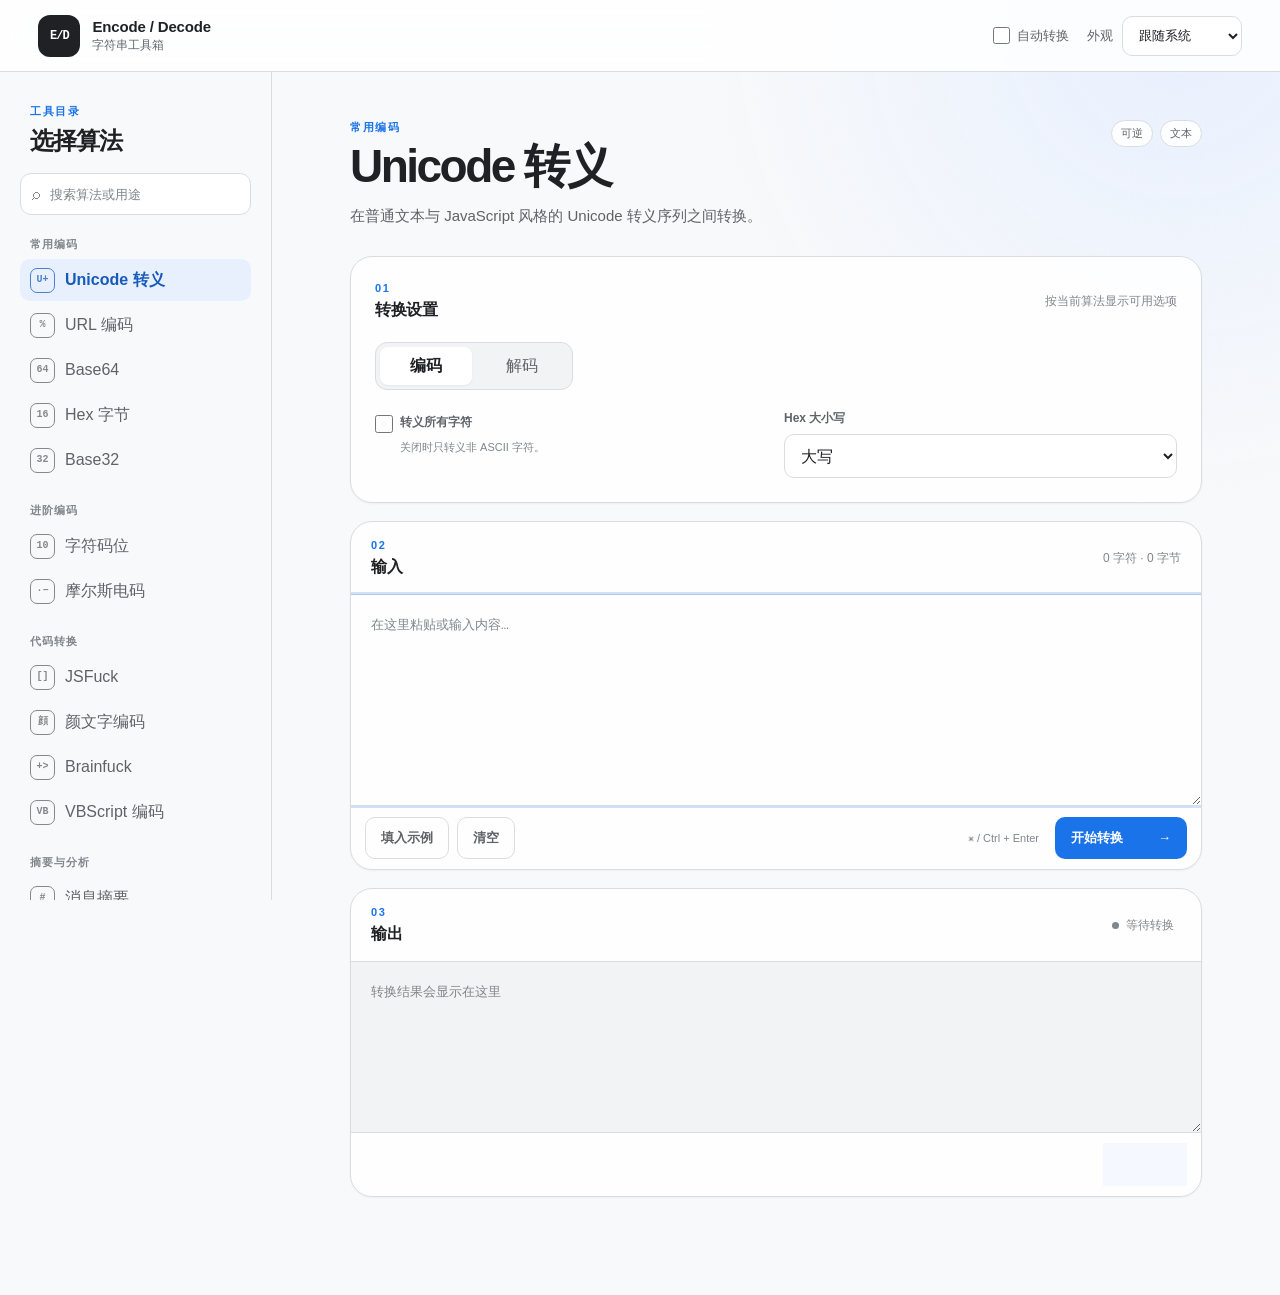
<file: index.html>
<!doctype html>
<html lang="zh-CN">
<head>
  <meta charset="UTF-8">
  <meta name="viewport" content="width=device-width, initial-scale=1, viewport-fit=cover">
  <meta name="color-scheme" content="light dark">
  <meta name="description" content="在浏览器本地完成文本编码、解码、摘要与加密操作。">
  <link rel="icon" href="data:image/svg+xml,%3Csvg xmlns='http://www.w3.org/2000/svg' viewBox='0 0 64 64'%3E%3Crect width='64' height='64' rx='16' fill='%231d241f'/%3E%3Ctext x='32' y='38' text-anchor='middle' font-family='monospace' font-size='18' font-weight='700' fill='white'%3EE/D%3C/text%3E%3C/svg%3E">
  <title>Encode / Decode · 字符串工具箱</title>
  <link rel="stylesheet" href="styles/tokens.css">
  <link rel="stylesheet" href="styles/app.css">
  <link rel="stylesheet" href="styles/components.css">
  <link rel="stylesheet" href="styles/responsive.css">

  <script type="module" src="scripts/app.js"></script>
</head>
<body>
  <a class="skip-link" href="#workspace">跳到工作区</a>
  <header class="app-header">
    <div class="brand" aria-label="Encode Decode 字符串工具箱">
      <span class="brand-mark" aria-hidden="true">E/D</span>
      <span><strong>Encode / Decode</strong><small>字符串工具箱</small></span>
    </div>
    <div class="header-controls">
      <label class="auto-control"><input id="autoConvert" type="checkbox"><span>自动转换</span></label>
      <label class="theme-control">
        <span>外观</span>
        <select id="themeSelect" aria-label="选择界面主题">
          <option value="system">跟随系统</option>
          <option value="light">浅色</option>
          <option value="dark">深色</option>
        </select>
      </label>
    </div>
  </header>

  <div class="app-shell">
    <aside class="sidebar" aria-label="算法导航">
      <div class="sidebar-heading"><p class="eyebrow">工具目录</p><h1>选择算法</h1></div>
      <label class="search-box">
        <span class="sr-only">搜索算法</span><span aria-hidden="true">⌕</span>
        <input id="algorithmSearch" type="search" autocomplete="off" placeholder="搜索算法或用途">
      </label>
      <nav id="algorithmNav" class="algorithm-nav" aria-label="算法列表"></nav>
      <p id="algorithmEmpty" class="empty-filter" hidden>没有匹配的算法</p>
    </aside>

    <main id="workspace" class="workspace" tabindex="-1">
      <div class="mobile-picker">
        <label for="mobileAlgorithmSelect">当前工具</label>
        <select id="mobileAlgorithmSelect"></select>
      </div>

      <section class="tool-header" aria-labelledby="toolTitle">
        <div>
          <p id="toolCategory" class="eyebrow"></p>
          <h2 id="toolTitle"></h2>
          <p id="toolDescription" class="tool-description"></p>
        </div>
        <div id="toolBadges" class="badges" aria-label="算法特性"></div>
      </section>

      <section class="settings-card" aria-labelledby="settingsTitle">
        <div class="section-heading">
          <div><p class="step-label">01</p><h3 id="settingsTitle">转换设置</h3></div>
          <p id="settingsHint">按当前算法显示可用选项</p>
        </div>
        <div id="actionSwitcher" class="action-switcher" aria-label="操作方向"></div>
        <div id="configForm" class="config-grid"></div>
      </section>

      <section class="editor-card" aria-labelledby="inputTitle">
        <div class="section-heading editor-heading">
          <div><p class="step-label">02</p><h3 id="inputTitle">输入</h3></div>
          <div class="editor-meta"><span id="inputCount">0 字符</span></div>
        </div>
        <label class="sr-only" for="sourceText">待处理的输入内容</label>
        <textarea id="sourceText" spellcheck="false" autocapitalize="off" autocomplete="off" placeholder="在这里粘贴或输入内容…"></textarea>
        <div class="editor-toolbar">
          <button id="sampleButton" class="button button-ghost" type="button">填入示例</button>
          <button id="clearButton" class="button button-ghost danger-hover" type="button">清空</button>
          <span class="toolbar-spacer"></span><span class="shortcut-hint">⌘ / Ctrl + Enter</span>
          <button id="runButton" class="button button-primary" type="button"><span>开始转换</span><span aria-hidden="true">→</span></button>
        </div>
      </section>

      <section id="errorPanel" class="error-panel" role="alert" aria-live="assertive" hidden>
        <div class="error-icon" aria-hidden="true">!</div>
        <div class="error-content">
          <h3 id="errorTitle">转换失败</h3><p id="errorMessage"></p>
          <details><summary>查看技术详情</summary><pre id="errorDetails"></pre></details>
        </div>
        <button id="copyErrorButton" class="icon-button" type="button" aria-label="复制错误详情">复制</button>
      </section>

      <section class="editor-card result-card" aria-labelledby="outputTitle">
        <div class="section-heading editor-heading">
          <div><p class="step-label">03</p><h3 id="outputTitle">输出</h3></div>
          <div class="result-status">
            <span id="resultIndicator" class="status-dot" data-status="idle" aria-hidden="true"></span>
            <span id="resultStatus" aria-live="polite">等待转换</span><span id="resultTime"></span>
          </div>
        </div>
        <label class="sr-only" for="resultText">转换结果</label>
        <textarea id="resultText" readonly spellcheck="false" placeholder="转换结果会显示在这里"></textarea>
        <div class="editor-toolbar">
          <button id="swapButton" class="button button-ghost" type="button" hidden>交换输入输出</button>
          <span class="toolbar-spacer"></span>
          <button id="downloadButton" class="button button-ghost" type="button" disabled>下载</button>
          <button id="copyButton" class="button button-secondary" type="button" disabled>复制结果</button>
        </div>
      </section>
    </main>
  </div>
  <div id="toast" class="toast" role="status" aria-live="polite" hidden></div>
</body>
</html>
</file>
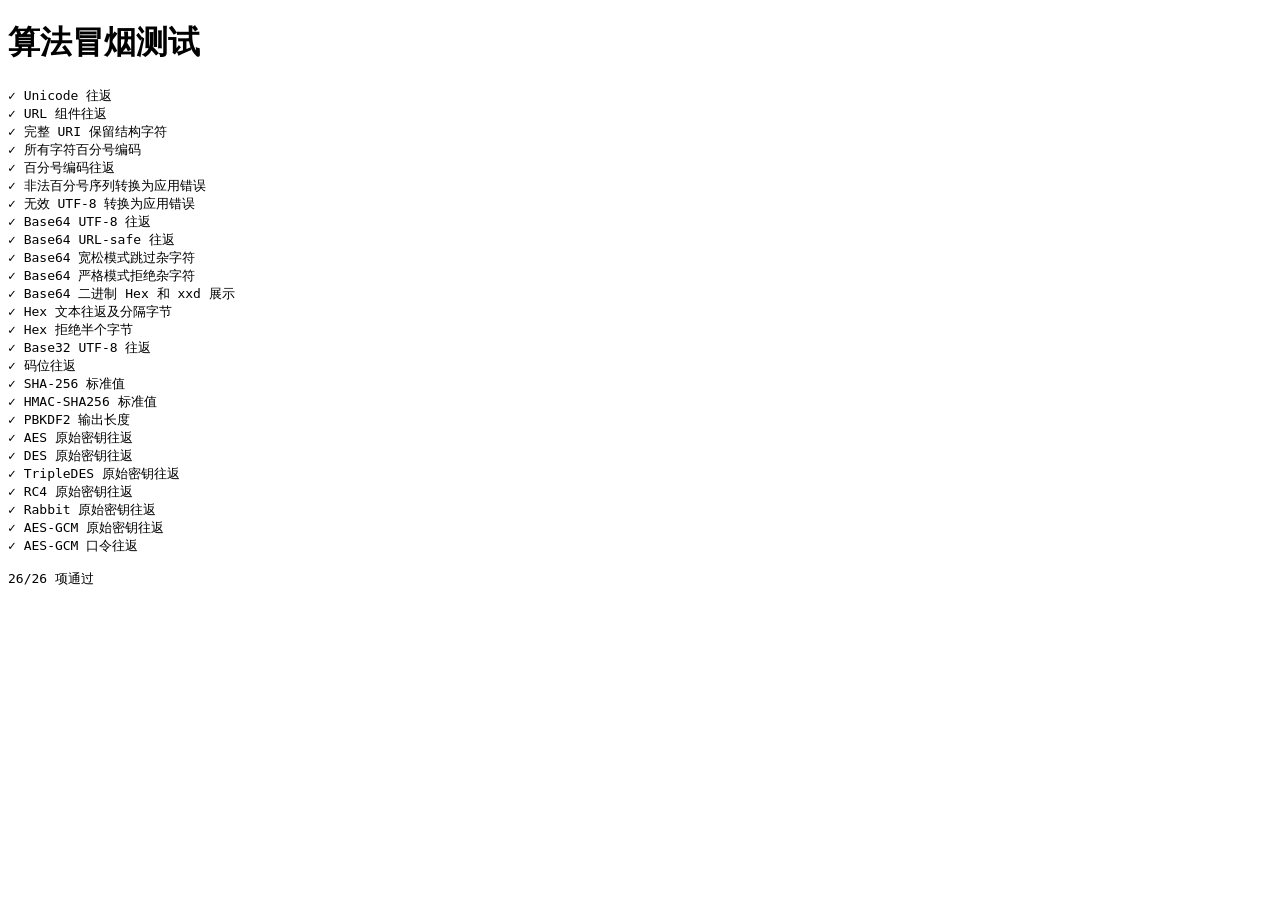
<file: tests/algorithm-smoke.html>
<!doctype html>
<html lang="zh-CN">
<head><meta charset="UTF-8"><meta name="viewport" content="width=device-width"><title>算法冒烟测试</title></head>
<body>
  <h1>算法冒烟测试</h1>
  <pre id="output">正在运行…</pre>
  <script src="../libs/crypto-js/3.1.9/crypto-js.js"></script>
  <script type="module" src="algorithm-cases.js"></script>
</body>
</html>
</file>
<file: styles/tokens.css>
:root {
  color-scheme: light dark;
  --font-sans: Inter, ui-sans-serif, -apple-system, BlinkMacSystemFont, "Segoe UI", "PingFang SC", "Microsoft YaHei", sans-serif;
  --font-mono: "SFMono-Regular", Consolas, "Liberation Mono", Menlo, monospace;
  --bg: #f8f9fa; --bg-accent: #e8f0fe; --surface: rgba(255,255,255,.9);
  --surface-solid: #fff; --surface-muted: #f1f3f4; --surface-hover: #e8eaed;
  --text: #202124; --text-soft: #5f6368; --text-faint: #80868b;
  --border: #dadce0; --border-strong: #bdc1c6;
  --accent: #1a73e8; --accent-hover: #1765cc; --accent-soft: #e8f0fe; --accent-text: #185abc;
  --danger: #b33838; --danger-soft: #f9e5e3; --warning: #a56813;
  --shadow-sm: 0 1px 2px rgba(28,39,31,.05); --shadow-md: 0 12px 40px rgba(26,37,29,.08);
  --focus: 0 0 0 3px rgba(26,115,232,.2);
  --radius-sm: 8px; --radius-md: 14px; --radius-lg: 22px;
  --header-height: 72px; --sidebar-width: 272px; --transition: 160ms ease;
}

:root[data-theme="dark"] {
  --bg: #202124; --bg-accent: #292a2d; --surface: rgba(41,42,45,.94);
  --surface-solid: #292a2d; --surface-muted: #303134; --surface-hover: #3c4043;
  --text: #e8eaed; --text-soft: #bdc1c6; --text-faint: #9aa0a6;
  --border: #3c4043; --border-strong: #5f6368;
  --accent: #8ab4f8; --accent-hover: #aecbfa; --accent-soft: #394457; --accent-text: #d2e3fc;
  --danger: #f28b82; --danger-soft: #442726; --warning: #fdd663;
  --shadow-sm: 0 1px 2px rgba(0,0,0,.3); --shadow-md: 0 16px 48px rgba(0,0,0,.32);
  --focus: 0 0 0 3px rgba(138,180,248,.28);
}

@media (prefers-color-scheme: dark) {
  :root:not([data-theme="light"]) {
    --bg: #202124; --bg-accent: #292a2d; --surface: rgba(41,42,45,.94);
    --surface-solid: #292a2d; --surface-muted: #303134; --surface-hover: #3c4043;
    --text: #e8eaed; --text-soft: #bdc1c6; --text-faint: #9aa0a6;
    --border: #3c4043; --border-strong: #5f6368;
    --accent: #8ab4f8; --accent-hover: #aecbfa; --accent-soft: #394457; --accent-text: #d2e3fc;
    --danger: #f28b82; --danger-soft: #442726; --warning: #fdd663;
    --shadow-sm: 0 1px 2px rgba(0,0,0,.3); --shadow-md: 0 16px 48px rgba(0,0,0,.32);
    --focus: 0 0 0 3px rgba(138,180,248,.28);
  }
}
</file>
<file: styles/app.css>
* { box-sizing: border-box; }
html { min-width: 320px; background: var(--bg); color: var(--text); font-family: var(--font-sans); scroll-behavior: smooth; }
body { min-height: 100vh; margin: 0; background: radial-gradient(circle at 92% 2%, var(--bg-accent), transparent 30rem), var(--bg); }
button, input, select, textarea { font: inherit; }
button, select { -webkit-tap-highlight-color: transparent; }
button:focus-visible, input:focus-visible, select:focus-visible, textarea:focus-visible, a:focus-visible { outline: none; box-shadow: var(--focus); }
.skip-link { position: fixed; z-index: 100; top: 10px; left: 10px; padding: 10px 14px; border-radius: var(--radius-sm); background: var(--text); color: var(--bg); transform: translateY(-160%); }
.skip-link:focus { transform: translateY(0); }
.app-header { position: sticky; z-index: 20; top: 0; display: flex; min-height: var(--header-height); align-items: center; justify-content: space-between; padding: 12px clamp(18px,3vw,42px); border-bottom: 1px solid var(--border); background: color-mix(in srgb,var(--surface-solid) 84%,transparent); backdrop-filter: blur(18px); }
.brand { display: flex; align-items: center; gap: 12px; }
.brand-mark { display: grid; width: 42px; height: 42px; place-items: center; border-radius: 12px; background: var(--text); color: var(--surface-solid); font: 700 12px/1 var(--font-mono); letter-spacing: -.08em; }
.brand strong, .brand small { display: block; }
.brand strong { font-size: 15px; letter-spacing: -.01em; }
.brand small { margin-top: 2px; color: var(--text-soft); font-size: 12px; }
.header-controls { display: flex; align-items: center; gap: 18px; }
.auto-control { display: inline-flex; align-items: center; gap: 7px; color: var(--text-soft); cursor: pointer; font-size: 13px; white-space: nowrap; }
.auto-control input { width: 17px; height: 17px; margin: 0; accent-color: var(--accent); }
.theme-control { display: flex; align-items: center; gap: 9px; color: var(--text-soft); font-size: 13px; }
.theme-control select, .mobile-picker select { min-height: 40px; padding: 0 34px 0 12px; border: 1px solid var(--border); border-radius: 10px; background: var(--surface-solid); color: var(--text); }
.app-shell { display: grid; grid-template-columns: var(--sidebar-width) minmax(0,1fr); width: min(1440px,100%); min-height: calc(100vh - var(--header-height)); margin: 0 auto; }
.sidebar { position: sticky; top: var(--header-height); align-self: start; height: calc(100vh - var(--header-height)); padding: 32px 20px 24px; border-right: 1px solid var(--border); overflow-y: auto; }
.sidebar-heading { padding: 0 10px 16px; }
.eyebrow, .step-label { margin: 0 0 6px; color: var(--accent); font-size: 11px; font-weight: 750; letter-spacing: .14em; text-transform: uppercase; }
.sidebar h1 { margin: 0; font-size: 24px; letter-spacing: -.035em; }
.search-box { display: flex; height: 42px; align-items: center; gap: 8px; margin-bottom: 22px; padding: 0 11px; border: 1px solid var(--border); border-radius: 11px; background: var(--surface-solid); color: var(--text-faint); }
.search-box:focus-within { border-color: var(--accent); box-shadow: var(--focus); }
.search-box input { width: 100%; min-width: 0; border: 0; outline: 0; background: transparent; color: var(--text); font-size: 13px; }
.algorithm-nav { display: grid; gap: 22px; }
.nav-group-title { margin: 0 10px 7px; color: var(--text-faint); font-size: 11px; font-weight: 700; letter-spacing: .08em; }
.nav-items { display: grid; gap: 3px; }
.nav-item { display: flex; width: 100%; min-height: 42px; align-items: center; gap: 10px; padding: 8px 10px; border: 0; border-radius: 10px; background: transparent; color: var(--text-soft); cursor: pointer; text-align: left; transition: background var(--transition),color var(--transition); }
.nav-item:hover { background: var(--surface-hover); color: var(--text); }
.nav-item[aria-current="true"] { background: var(--accent-soft); color: var(--accent-text); font-weight: 700; }
.nav-icon { display: grid; width: 25px; height: 25px; flex: 0 0 auto; place-items: center; border: 1px solid currentColor; border-radius: 7px; font: 700 10px/1 var(--font-mono); opacity: .75; }
.empty-filter { padding: 20px 10px; color: var(--text-soft); font-size: 13px; }
.workspace { width: min(100%,980px); margin: 0 auto; padding: 48px clamp(24px,5vw,72px) 80px; }
.mobile-picker { display: none; }
.tool-header { display: flex; align-items: flex-start; justify-content: space-between; gap: 24px; margin-bottom: 28px; }
.tool-header h2 { margin: 0; font-size: clamp(30px,5vw,46px); line-height: 1.1; letter-spacing: -.055em; }
.tool-description { max-width: 680px; margin: 12px 0 0; color: var(--text-soft); font-size: 15px; line-height: 1.65; }
.badges { display: flex; flex: 0 0 auto; flex-wrap: wrap; justify-content: flex-end; gap: 7px; }
.badge { padding: 5px 9px; border: 1px solid var(--border); border-radius: 999px; background: var(--surface); color: var(--text-soft); font-size: 11px; white-space: nowrap; }
.settings-card, .editor-card { margin-bottom: 18px; border: 1px solid var(--border); border-radius: var(--radius-lg); background: var(--surface); box-shadow: var(--shadow-sm); overflow: hidden; }
.settings-card { padding: 24px; }
.section-heading { display: flex; align-items: center; justify-content: space-between; gap: 16px; }
.section-heading h3 { margin: 0; font-size: 16px; letter-spacing: -.02em; }
.section-heading > p, .editor-meta, .result-status { color: var(--text-faint); font-size: 12px; }
.editor-heading { min-height: 73px; padding: 16px 20px; border-bottom: 1px solid var(--border); }
textarea { display: block; width: 100%; min-height: 210px; resize: vertical; padding: 20px; border: 0; outline: 0; background: color-mix(in srgb,var(--surface-solid) 65%,transparent); color: var(--text); font: 13px/1.7 var(--font-mono); tab-size: 2; }
textarea::placeholder, input::placeholder { color: var(--text-faint); }
.result-card textarea { min-height: 170px; background: var(--surface-muted); }
.result-status { display: flex; align-items: center; gap: 7px; }
.status-dot { width: 7px; height: 7px; border-radius: 50%; background: var(--text-faint); }
.status-dot[data-status="running"] { background: var(--warning); animation: pulse 1s ease-in-out infinite; }
.status-dot[data-status="success"] { background: var(--accent); }
.status-dot[data-status="error"] { background: var(--danger); }
.editor-toolbar { display: flex; min-height: 64px; align-items: center; gap: 8px; padding: 10px 14px; border-top: 1px solid var(--border); }
.toolbar-spacer { flex: 1; }
.shortcut-hint { margin-right: 8px; color: var(--text-faint); font-size: 11px; }
.sr-only { position: absolute; width: 1px; height: 1px; padding: 0; margin: -1px; overflow: hidden; clip: rect(0,0,0,0); white-space: nowrap; border: 0; }
@keyframes pulse { 50% { opacity: .35; transform: scale(.8); } }
@media (prefers-reduced-motion: reduce) { *,*::before,*::after { scroll-behavior: auto !important; animation-duration: .01ms !important; animation-iteration-count: 1 !important; transition-duration: .01ms !important; } }
</file>
<file: styles/components.css>
.action-switcher { display: inline-flex; gap: 4px; margin-top: 20px; padding: 4px; border: 1px solid var(--border); border-radius: 12px; background: var(--surface-muted); }
.action-option { min-width: 92px; min-height: 38px; padding: 0 16px; border: 0; border-radius: 8px; background: transparent; color: var(--text-soft); cursor: pointer; }
.action-option[aria-pressed="true"] { background: var(--surface-solid); color: var(--text); box-shadow: var(--shadow-sm); font-weight: 700; }
.config-grid { display: grid; grid-template-columns: repeat(2,minmax(0,1fr)); gap: 16px; margin-top: 20px; }
.config-grid:empty { display: none; }
.field { display: grid; align-content: start; gap: 7px; }
.field-wide { grid-column: 1/-1; }
.field-label { color: var(--text-soft); font-size: 12px; font-weight: 700; }
.field input:not([type="checkbox"]), .field select { width: 100%; min-height: 44px; padding: 0 12px; border: 1px solid var(--border); border-radius: 10px; outline: 0; background: var(--surface-solid); color: var(--text); }
.field input[aria-invalid="true"], .field select[aria-invalid="true"] { border-color: var(--danger); }
.password-control { position: relative; display: block; }
.password-control input { padding-right: 58px !important; }
.reveal-button { position: absolute; top: 5px; right: 5px; min-width: 46px; height: 34px; border: 0; border-radius: 7px; background: var(--surface-muted); color: var(--text-soft); cursor: pointer; font-size: 11px; }
.reveal-button:hover { background: var(--surface-hover); color: var(--text); }
.field-help, .field-error { margin: 0; font-size: 11px; line-height: 1.45; }
.field-help { color: var(--text-faint); }
.field-error { color: var(--danger); }
.checkbox-field { grid-template-columns: auto 1fr; align-items: start; padding-top: 4px; }
.checkbox-field input { width: 18px; height: 18px; margin: 1px 0 0; accent-color: var(--accent); }
.checkbox-field .field-help { grid-column: 2; }
.button, .icon-button { min-height: 42px; padding: 0 15px; border: 1px solid transparent; border-radius: 10px; cursor: pointer; font-size: 13px; font-weight: 700; transition: background var(--transition),border-color var(--transition),color var(--transition),transform var(--transition); }
.button:active:not(:disabled), .icon-button:active:not(:disabled) { transform: translateY(1px); }
.button:disabled, .icon-button:disabled { cursor: not-allowed; opacity: .45; }
.button-primary { display: inline-flex; min-width: 132px; align-items: center; justify-content: space-between; gap: 18px; background: var(--accent); color: #fff; }
:root[data-theme="dark"] .button-primary { color: #102019; }
.button-primary:hover:not(:disabled) { background: var(--accent-hover); }
.button-secondary { border-color: var(--accent); background: var(--accent-soft); color: var(--accent-text); }
.button-ghost, .icon-button { border-color: var(--border); background: transparent; color: var(--text-soft); }
.button-ghost:hover:not(:disabled), .icon-button:hover:not(:disabled) { border-color: var(--border-strong); background: var(--surface-hover); color: var(--text); }
.danger-hover:hover:not(:disabled) { border-color: var(--danger); color: var(--danger); }
.error-panel { display: grid; grid-template-columns: auto minmax(0,1fr) auto; gap: 14px; margin-bottom: 18px; padding: 18px; border: 1px solid color-mix(in srgb,var(--danger) 45%,var(--border)); border-radius: var(--radius-md); background: var(--danger-soft); }
.error-panel[hidden] { display: none; }
.error-icon { display: grid; width: 27px; height: 27px; place-items: center; border-radius: 50%; background: var(--danger); color: #fff; font-weight: 800; }
.error-content h3, .error-content p { margin: 0; }
.error-content h3 { color: var(--danger); font-size: 14px; }
.error-content p { margin-top: 5px; color: var(--text); font-size: 13px; line-height: 1.5; }
.error-content details { margin-top: 10px; color: var(--text-soft); font-size: 12px; }
.error-content summary { cursor: pointer; }
.error-content pre { max-height: 180px; margin: 9px 0 0; padding: 10px; border-radius: 8px; background: color-mix(in srgb,var(--surface-solid) 60%,transparent); overflow: auto; color: var(--text-soft); font: 11px/1.5 var(--font-mono); white-space: pre-wrap; overflow-wrap: anywhere; }
.icon-button { min-height: 34px; padding: 0 10px; font-size: 11px; }
.toast { position: fixed; z-index: 50; right: max(20px,env(safe-area-inset-right)); bottom: max(20px,env(safe-area-inset-bottom)); max-width: calc(100vw - 40px); padding: 11px 15px; border: 1px solid var(--border-strong); border-radius: 11px; background: var(--text); color: var(--surface-solid); box-shadow: var(--shadow-md); font-size: 13px; }
.toast[hidden] { display: none; }
</file>
<file: styles/responsive.css>
@media (max-width: 900px) {
  :root { --header-height: 64px; }
  .app-header { padding-inline: 18px; }
  .app-shell { display: block; }
  .sidebar { display: none; }
  .workspace { width: 100%; padding: 24px clamp(16px,4vw,32px) 60px; }
  .mobile-picker { display: grid; gap: 7px; margin-bottom: 28px; }
  .mobile-picker label { color: var(--text-soft); font-size: 12px; font-weight: 700; }
  .mobile-picker select { width: 100%; min-height: 46px; }
}
@media (max-width: 620px) {
  .header-controls { gap: 10px; }
  .auto-control { font-size: 12px; }
  .brand small, .theme-control>span, .shortcut-hint, .section-heading>p { display: none; }
  .brand-mark { width: 38px; height: 38px; }
  .theme-control select { width: 116px; min-height: 40px; }
  .tool-header { display: block; }
  .tool-header h2 { font-size: 34px; }
  .badges { justify-content: flex-start; margin-top: 16px; }
  .settings-card { padding: 19px 16px; border-radius: var(--radius-md); }
  .config-grid { grid-template-columns: 1fr; }
  .field-wide { grid-column: auto; }
  .action-switcher { display: grid; grid-auto-flow: column; width: 100%; }
  .action-option { min-width: 0; }
  .editor-card { border-radius: var(--radius-md); }
  textarea, .result-card textarea { min-height: 190px; padding: 16px; font-size: 12px; }
  .editor-toolbar { flex-wrap: wrap; padding: 10px; }
  .button-primary { width: 100%; order: -1; }
  .result-card .editor-toolbar .toolbar-spacer { display: none; }
  .result-card .button { flex: 1; }
  .error-panel { grid-template-columns: auto 1fr; }
  .error-panel .icon-button { grid-column: 2; justify-self: start; }
}
</file>
